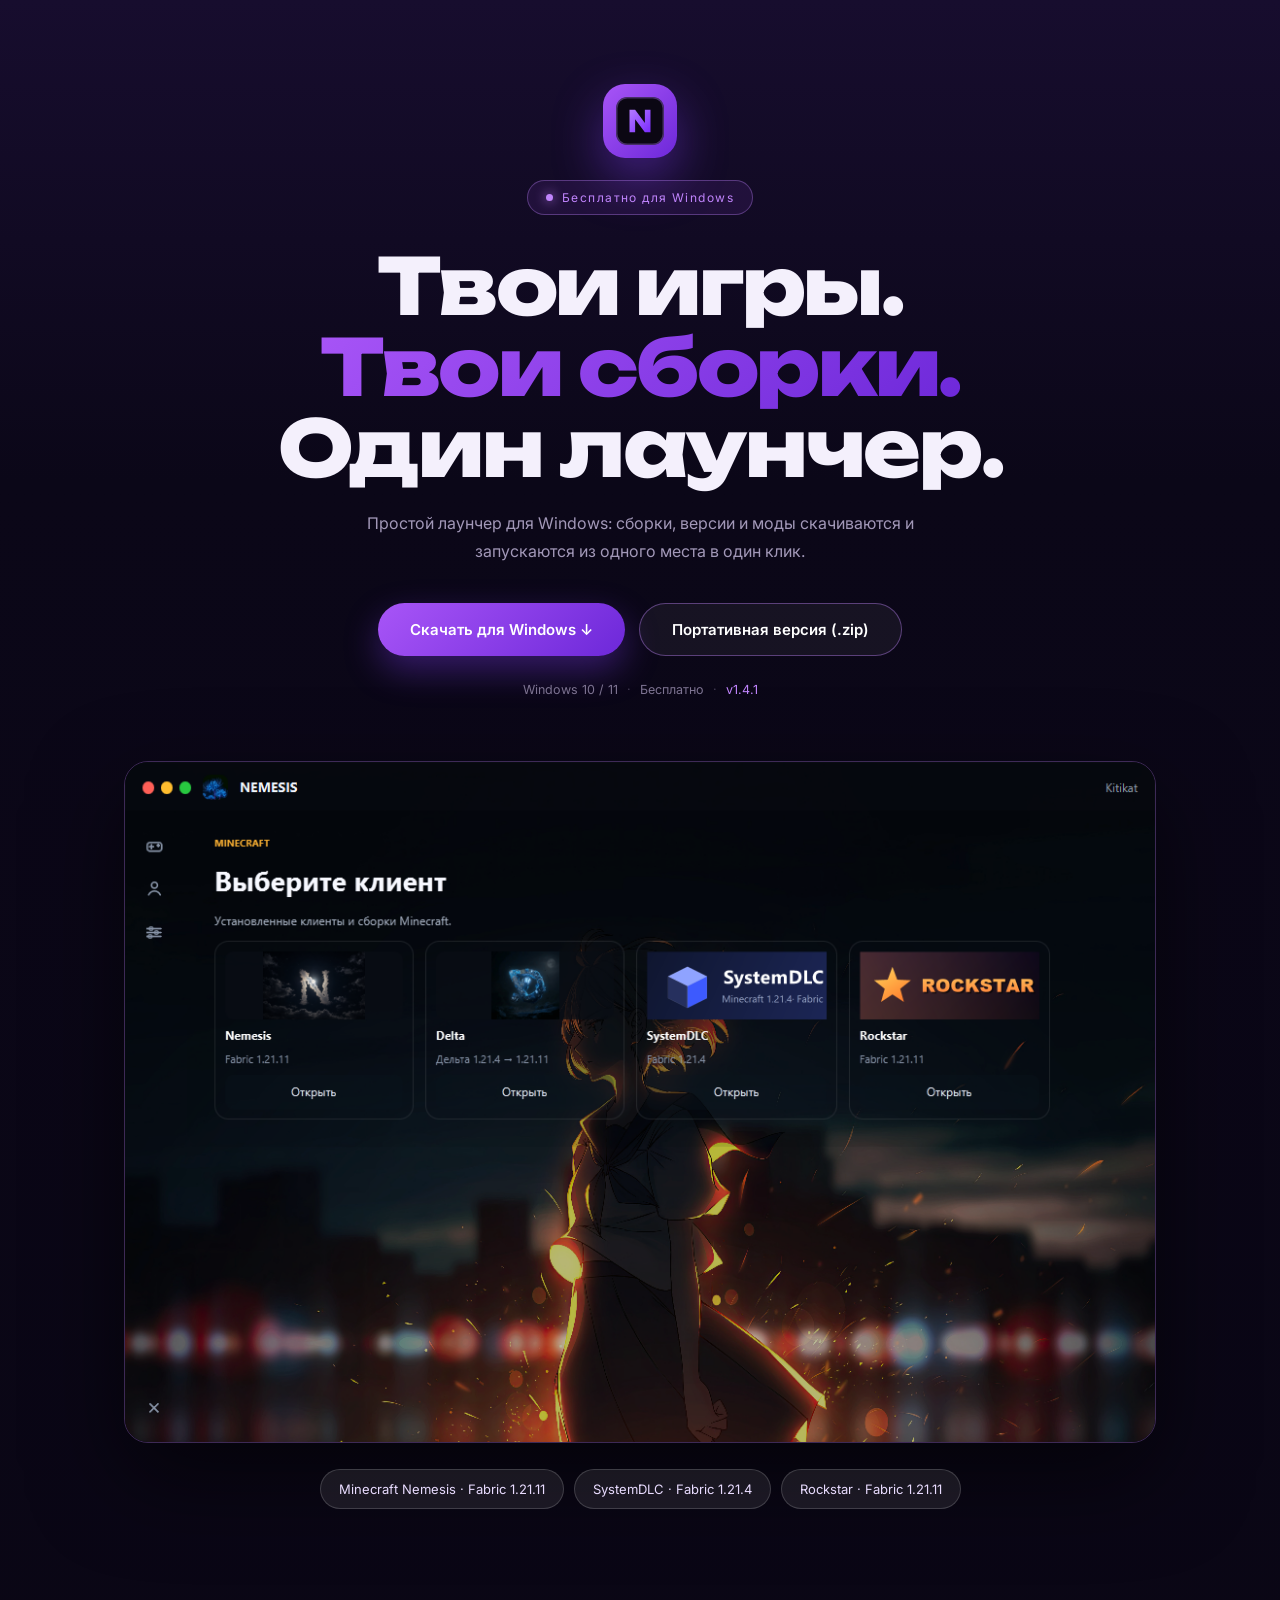
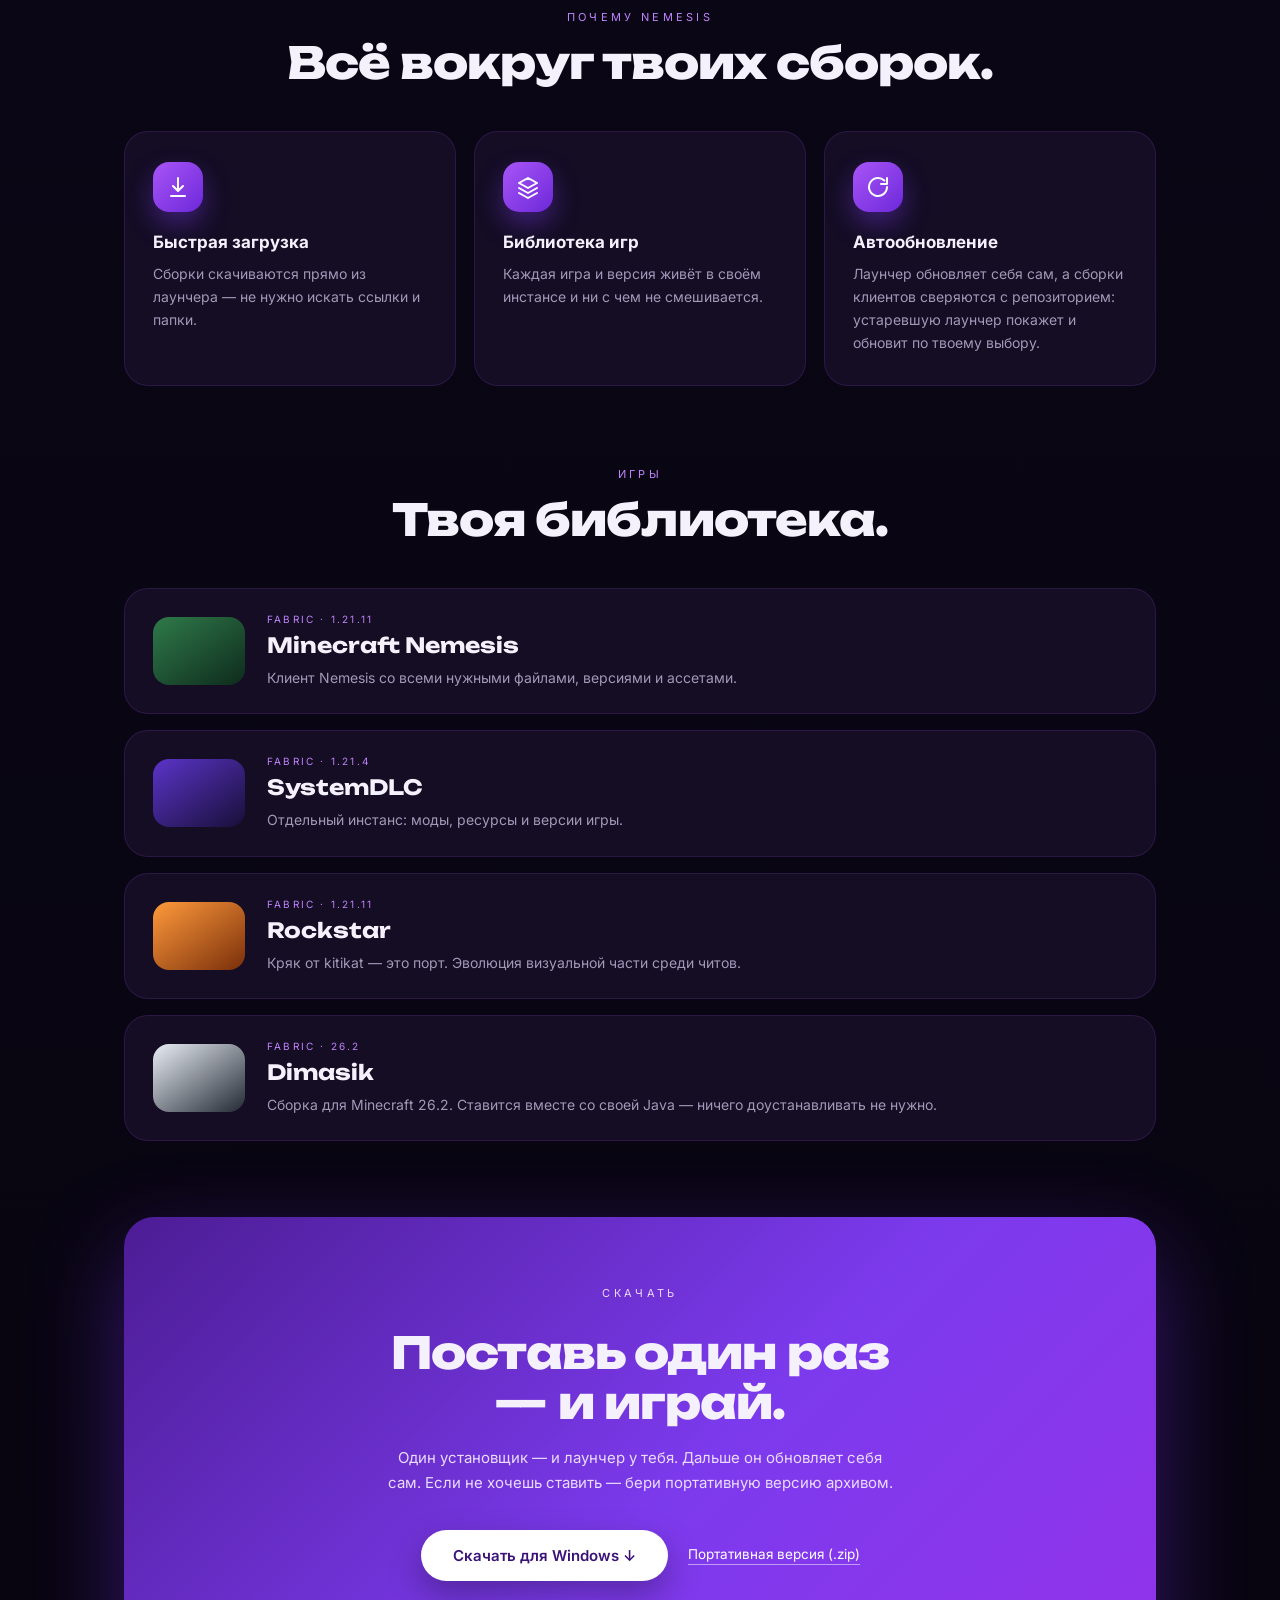
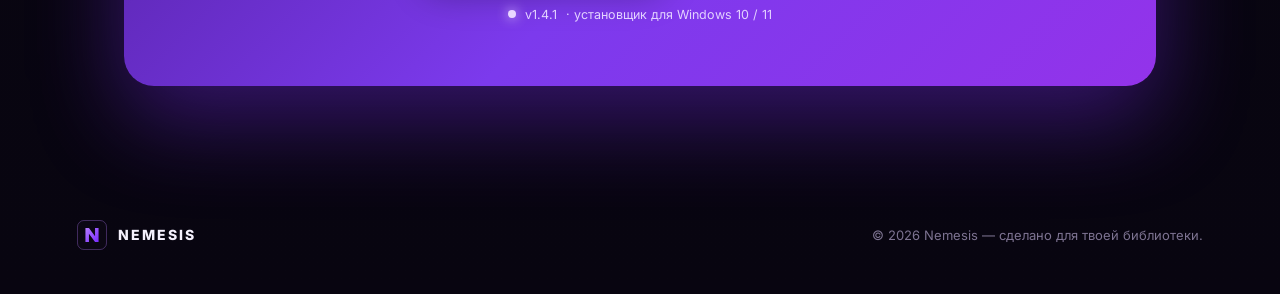
<file: index.html>
<!doctype html>
<html lang="ru">
<head>
<meta charset="utf-8">
<meta name="viewport" content="width=device-width,initial-scale=1">
<title>Nemesis Launcher — лаунчер твоих игр</title>
<meta name="description" content="Nemesis Launcher — простой лаунчер для Windows: сборки, версии и моды скачиваются и запускаются в один клик.">
<link rel="icon" type="image/svg+xml" href="assets/favicon.svg">
<link rel="stylesheet" href="assets/style.css">
</head>
<body>

<main>

<section class="hero wrap">
  <div class="hero-logo"><img src="assets/favicon.svg" alt="Nemesis"></div>
  <div class="badge"><i></i> Бесплатно для Windows</div>
  <h1>Твои игры.<br><em>Твои сборки.</em><br>Один лаунчер.</h1>
  <p class="lead">Простой лаунчер для Windows: сборки, версии и моды скачиваются и запускаются из одного места в один клик.</p>
  <div class="hero-actions">
    <a class="btn btn-lg" data-download href="https://github.com/1kitikat1/Launch/releases/latest/download/NemesisSetup.exe">Скачать для Windows ↓</a>
    <a class="btn btn-lg ghost" data-portable href="https://github.com/1kitikat1/Launch/releases/download/v1.4.1/NemesisLauncher-1.4.1.zip">Портативная версия (.zip)</a>
  </div>
  <div class="meta"><span>Windows 10 / 11</span><span class="dot">·</span><span>Бесплатно</span><span class="dot">·</span><span class="accent" data-version>v1.4.1</span></div>
</section>

<section class="showcase wrap">
  <div class="shot">
    <img src="assets/launcher.png" alt="Nemesis Launcher — выбор клиента">
  </div>
  <div class="chips">
    <span class="chip">Minecraft Nemesis · Fabric 1.21.11</span>
    <span class="chip">SystemDLC · Fabric 1.21.4</span>
    <span class="chip">Rockstar · Fabric 1.21.11</span>
  </div>
</section>

<section id="features" class="section wrap">
  <div class="section-head">
    <span class="kicker">Почему Nemesis</span>
    <h2>Всё вокруг твоих сборок.</h2>
  </div>
  <div class="features">
    <article class="feature">
      <div class="icon"><svg viewBox="0 0 24 24" fill="none" stroke="currentColor" stroke-width="2" stroke-linecap="round" stroke-linejoin="round"><path d="M12 3v12"/><path d="m7 11 5 5 5-5"/><path d="M5 21h14"/></svg></div>
      <h3>Быстрая загрузка</h3>
      <p>Сборки скачиваются прямо из лаунчера — не нужно искать ссылки и папки.</p>
    </article>
    <article class="feature">
      <div class="icon"><svg viewBox="0 0 24 24" fill="none" stroke="currentColor" stroke-width="2" stroke-linecap="round" stroke-linejoin="round"><path d="m12 3 9 5-9 5-9-5 9-5"/><path d="m3 13 9 5 9-5"/><path d="m3 18 9 5 9-5"/></svg></div>
      <h3>Библиотека игр</h3>
      <p>Каждая игра и версия живёт в своём инстансе и ни с чем не смешивается.</p>
    </article>
    <article class="feature">
      <div class="icon"><svg viewBox="0 0 24 24" fill="none" stroke="currentColor" stroke-width="2" stroke-linecap="round" stroke-linejoin="round"><path d="M21 12a9 9 0 1 1-2.64-6.36"/><path d="M21 3v6h-6"/></svg></div>
      <h3>Автообновление</h3>
      <p>Лаунчер обновляет себя сам, а сборки клиентов сверяются с репозиторием: устаревшую лаунчер покажет и обновит по твоему выбору.</p>
    </article>
  </div>
</section>

<section id="games" class="section wrap">
  <div class="section-head">
    <span class="kicker">Игры</span>
    <h2>Твоя библиотека.</h2>
  </div>
  <div class="game-list">
    <div class="game-row">
      <div class="game-art art-mc"></div>
      <div class="game-text">
        <span>FABRIC · 1.21.11</span>
        <h3>Minecraft Nemesis</h3>
        <p>Клиент Nemesis со всеми нужными файлами, версиями и ассетами.</p>
      </div>
    </div>
    <div class="game-row">
      <div class="game-art art-sd"></div>
      <div class="game-text">
        <span>FABRIC · 1.21.4</span>
        <h3>SystemDLC</h3>
        <p>Отдельный инстанс: моды, ресурсы и версии игры.</p>
      </div>
    </div>
    <div class="game-row">
      <div class="game-art art-rs"></div>
      <div class="game-text">
        <span>FABRIC · 1.21.11</span>
        <h3>Rockstar</h3>
        <p>Кряк от kitikat — это порт. Эволюция визуальной части среди читов.</p>
      </div>
    </div>
    <div class="game-row">
      <div class="game-art art-dm"></div>
      <div class="game-text">
        <span>FABRIC · 26.2</span>
        <h3>Dimasik</h3>
        <p>Сборка для Minecraft 26.2. Ставится вместе со своей Java — ничего доустанавливать не нужно.</p>
      </div>
    </div>
  </div>
</section>

<section id="download" class="section wrap">
  <div class="download-panel">
    <span class="kicker light">Скачать</span>
    <h2>Поставь один раз<br>— и играй.</h2>
    <p>Один установщик — и лаунчер у тебя. Дальше он обновляет себя сам. Если не хочешь ставить — бери портативную версию архивом.</p>
    <div class="dl-actions">
      <a class="btn btn-lg white" data-download href="https://github.com/1kitikat1/Launch/releases/latest/download/NemesisSetup.exe">Скачать для Windows ↓</a>
      <a class="dl-alt" data-portable href="https://github.com/1kitikat1/Launch/releases/download/v1.4.1/NemesisLauncher-1.4.1.zip">Портативная версия (.zip)</a>
    </div>
    <div class="dl-meta"><span class="pulse"></span><span data-version>v1.4.1</span> · установщик для Windows 10 / 11</div>
  </div>
</section>

</main>

<footer>
  <span class="brand"><img class="brand-icon" src="assets/favicon.svg" alt=""><span>NEMESIS</span></span>
  <span>© 2026 Nemesis — сделано для твоей библиотеки.</span>
</footer>

<script src="assets/app.js"></script>
</body>
</html>
</file>
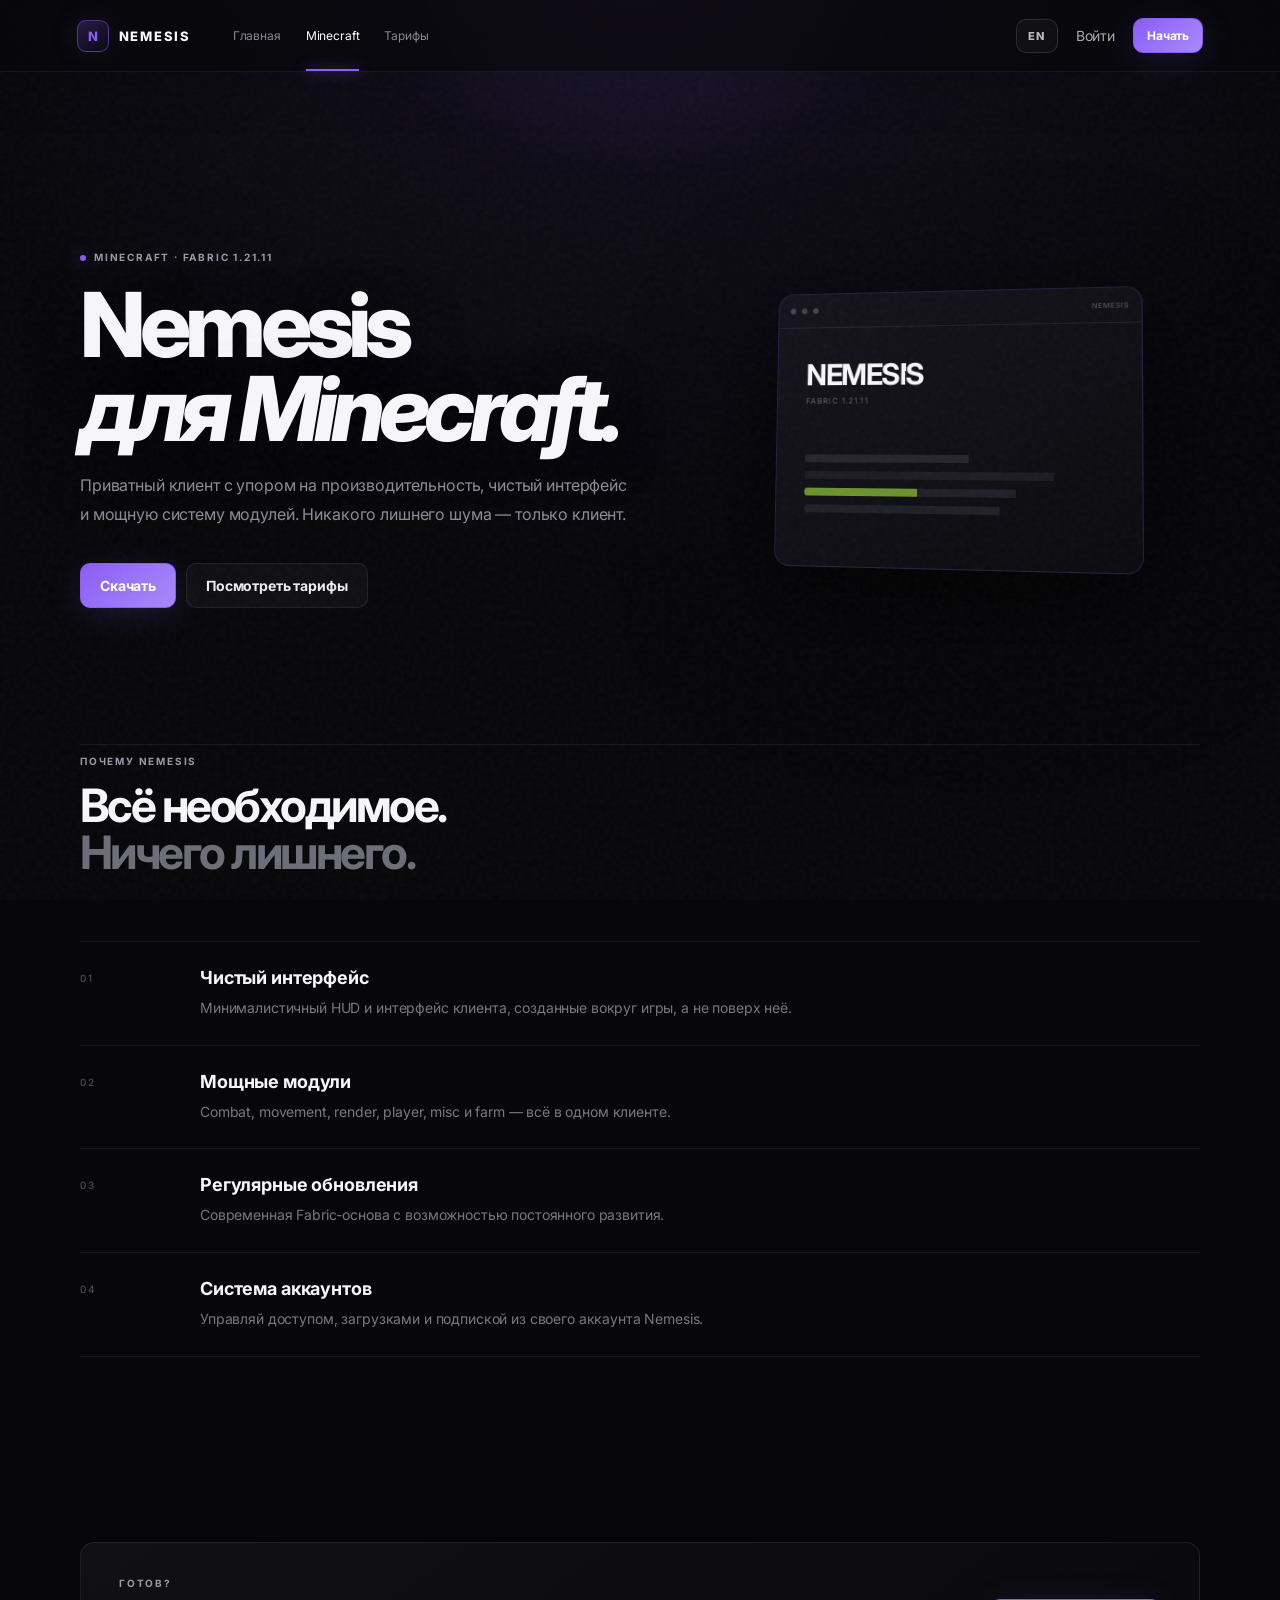
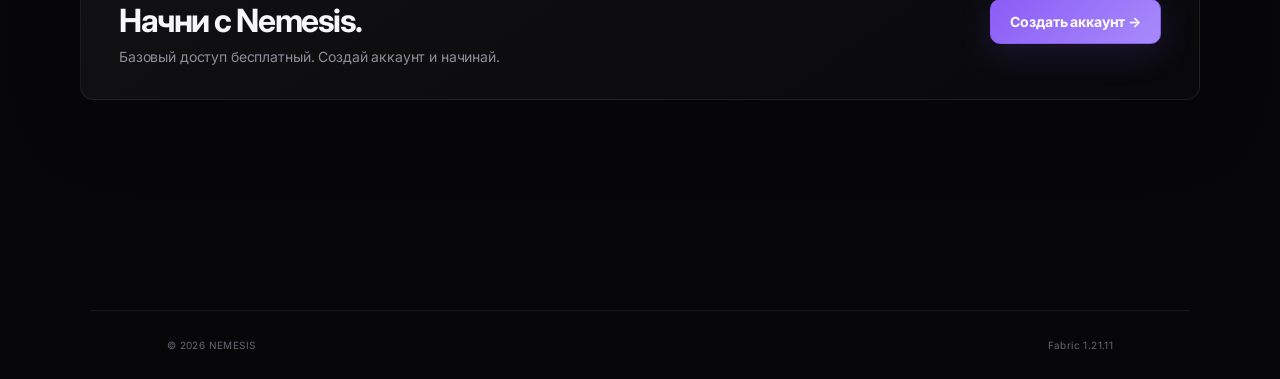
<file: minecraft/index.html>
<!doctype html>
<html lang="ru"><head><meta charset="utf-8"><meta name="viewport" content="width=device-width,initial-scale=1">
<title>Nemesis · Minecraft</title><link rel="stylesheet" href="../assets/css/main.css"></head>
<body><div class="noise"></div><div class="ambient"></div>
<header class="nav"><a class="brand" href="../"><span class="brand-mark">N</span><span>NEMESIS</span></a>
<nav><a href="../">Home</a><a class="active" href="./">Minecraft</a><a href="../pricing/">Pricing</a></nav>
<div class="nav-actions"><a class="nav-login" href="../login/">Login</a><a class="btn btn-small" href="../register/">Get started</a></div></header>

<main class="page">
<section class="product-hero">
  <div class="product-copy">
    <div class="eyebrow"><span class="dot"></span>MINECRAFT · FABRIC 1.21.11</div>
    <h1>Nemesis<br><em>for Minecraft.</em></h1>
    <p>Private client focused on performance, a clean interface and a powerful collection of modules. No unnecessary noise — just the client.</p>
    <div class="hero-actions left"><a class="btn" href="../download/Nemesis.exe" download>Скачать</a><a class="btn btn-ghost" href="../pricing/">View plans</a></div>
  </div>
  <div class="product-art">
    <div class="art-grid"></div>
    <div class="art-glow"></div>
    <div class="art-window"><div class="window-bar"><i></i><i></i><i></i><span>NEMESIS</span></div><div class="window-content"><b>NEMESIS</b><span>FABRIC 1.21.11</span><div class="fake-lines"><i></i><i></i><i></i><i></i></div></div></div>
  </div>
</section>


<section class="product-features">
  <div class="section-intro"><div class="eyebrow">WHY NEMESIS</div><h2>Everything you need.<br><em>Nothing you don't.</em></h2></div>
  <div class="feature-list">
    <article><span>01</span><div><h3>Clean interface</h3><p>Minimal HUD and client UI designed around the game instead of covering it.</p></div></article>
    <article><span>02</span><div><h3>Powerful modules</h3><p>Combat, movement, render, player, misc and farm modules in one client.</p></div></article>
    <article><span>03</span><div><h3>Frequent updates</h3><p>Built around a modern Fabric stack with room for continuous development.</p></div></article>
    <article><span>04</span><div><h3>Account system</h3><p>Manage your access, downloads and subscription from your Nemesis account.</p></div></article>
  </div>
</section>

<section class="cta"><div><div class="eyebrow">READY?</div><h2>Start with Nemesis.</h2><p>The base access is free. Create an account and get started.</p></div><a class="btn" href="../register/">Create account →</a></section>
</main>
<footer><span>© 2026 NEMESIS</span><span>Fabric 1.21.11</span></footer>
<script type="module" src="../assets/js/app.js"></script></body></html>
</file>
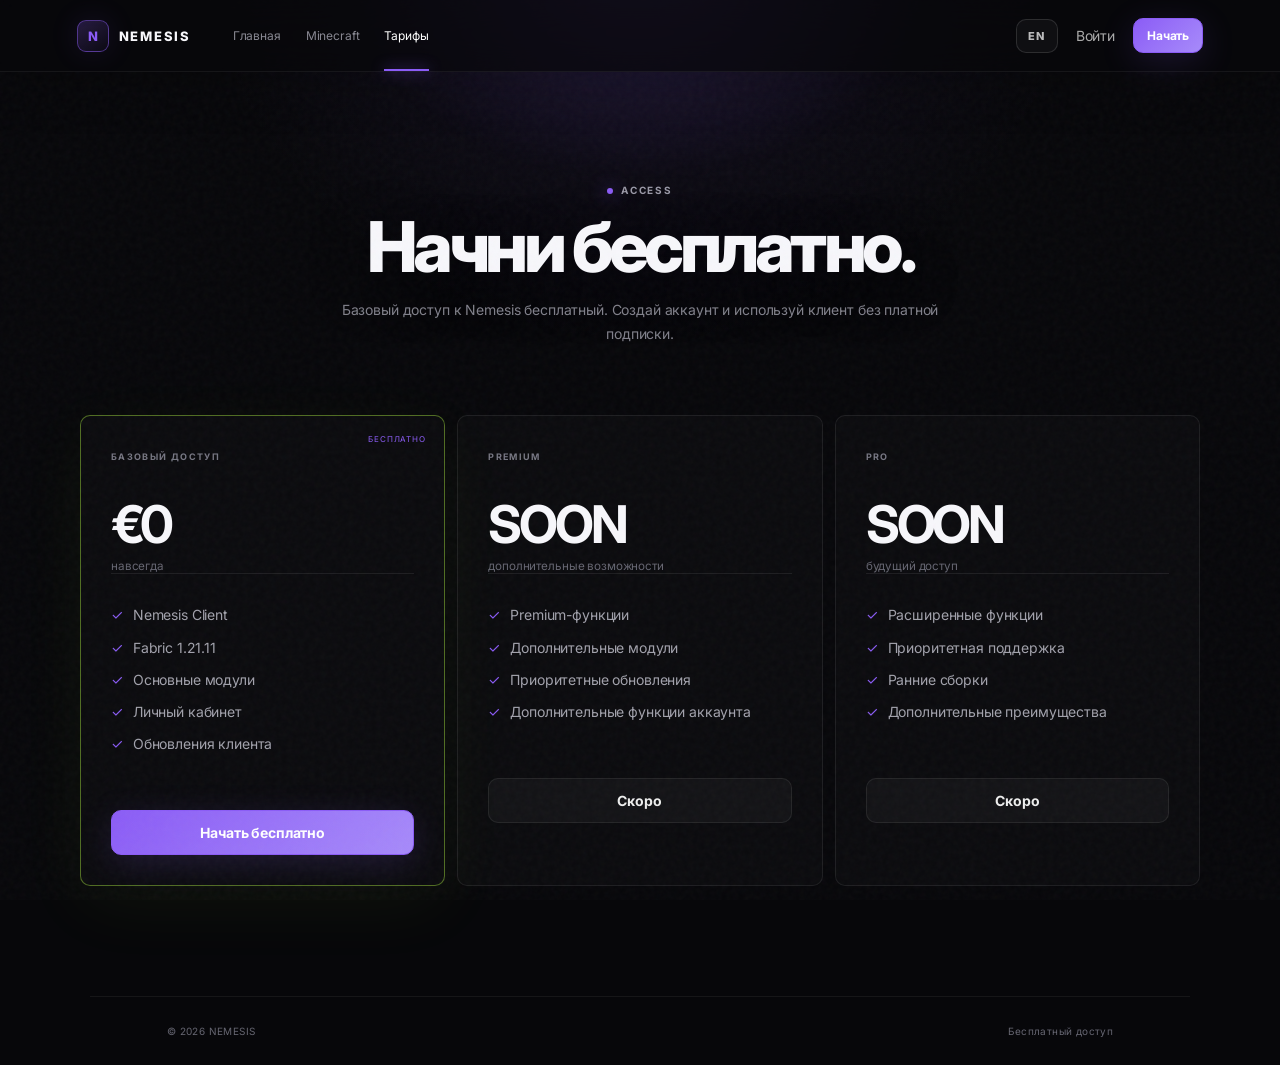
<file: pricing/index.html>
<!doctype html>
<html lang="ru"><head><meta charset="utf-8"><meta name="viewport" content="width=device-width,initial-scale=1"><title>Nemesis · Pricing</title><link rel="stylesheet" href="../assets/css/main.css"></head>
<body><div class="noise"></div><div class="ambient"></div>
<header class="nav"><a class="brand" href="../"><span class="brand-mark">N</span><span>NEMESIS</span></a><nav><a href="../">Home</a><a href="../minecraft/">Minecraft</a><a class="active" href="./">Pricing</a></nav><div class="nav-actions"><a class="nav-login" href="../login/">Login</a><a class="btn btn-small" href="../register/">Get started</a></div></header>
<main class="page">
<section class="center-head"><div class="eyebrow"><span class="dot"></span>ACCESS</div><h1>Start for free.</h1><p>Nemesis base access is free. Create your account and use the client without a paid subscription.</p></section>
<section class="plans">
<article class="plan featured free-plan"><div class="popular">FREE</div><span>BASE ACCESS</span><h2>€0</h2><small>forever</small><ul><li>Nemesis Client</li><li>Fabric 1.21.11</li><li>Core modules</li><li>Account dashboard</li><li>Client updates</li></ul><a class="btn" href="../register/">Get started free</a></article>
<article class="plan"><span>PREMIUM</span><h2>SOON</h2><small>optional upgrades</small><ul><li>Premium features</li><li>Additional modules</li><li>Priority updates</li><li>Extra account features</li></ul><button class="btn btn-ghost" disabled>Coming soon</button></article>
<article class="plan"><span>PRO</span><h2>SOON</h2><small>future access</small><ul><li>Advanced features</li><li>Priority support</li><li>Early builds</li><li>Additional benefits</li></ul><button class="btn btn-ghost" disabled>Coming soon</button></article>
</section></main>
<footer><span>© 2026 NEMESIS</span><span>Free access</span></footer><script type="module" src="../assets/js/app.js"></script></body></html>
</file>
<file: assets/style.css>
@import url('https://fonts.googleapis.com/css2?family=Unbounded:wght@700;800&family=Inter:wght@400;500;600;700&display=swap');

:root{
  --bg:#080510;
  --panel:#140d24;
  --line:rgba(168,85,247,.16);
  --text:#f4f0fc;
  --muted:#a298b8;
  --acc:#8b5cf6;
  --acc-2:#c084fc;
  --grad:linear-gradient(135deg,#a855f7,#6d28d9);
}

*{box-sizing:border-box}
html{scroll-behavior:smooth}
body{
  margin:0;color:var(--text);font-family:Inter,sans-serif;
  background:linear-gradient(180deg,#170d2e 0,#0b0718 480px,var(--bg) 100%);
  -webkit-font-smoothing:antialiased;
}
a{color:inherit}
img{display:block}
.wrap{max-width:1080px;margin:0 auto;padding-left:24px;padding-right:24px}

/* ---------- buttons ---------- */
.btn{
  display:inline-flex;align-items:center;gap:9px;
  background:var(--grad);color:#fff;text-decoration:none;
  font-weight:600;font-size:14px;line-height:1;
  padding:15px 26px;border-radius:999px;border:0;
  box-shadow:0 14px 34px rgba(124,58,237,.38);
  transition:.2s;
}
.btn:hover{transform:translateY(-2px);box-shadow:0 18px 44px rgba(124,58,237,.5)}
.btn-lg{padding:18px 32px;font-size:15px}
.btn.ghost{background:rgba(255,255,255,.05);border:1px solid rgba(192,132,252,.4);box-shadow:none}
.btn.ghost:hover{background:rgba(168,85,247,.14);box-shadow:none}
.btn.white{background:#fff;color:#3b1278;box-shadow:0 14px 34px rgba(0,0,0,.3)}
.btn.white:hover{background:#f3e9ff}

/* ---------- hero ---------- */
.hero{padding-top:84px;padding-bottom:64px;text-align:center}
.hero-logo img{
  width:74px;height:74px;margin:0 auto 22px;
  border-radius:22px;padding:13px;
  background:var(--grad);
  box-shadow:0 20px 50px rgba(124,58,237,.45);
}
.badge{
  display:inline-flex;align-items:center;gap:9px;
  font-size:12px;letter-spacing:.12em;color:var(--acc-2);
  border:1px solid rgba(192,132,252,.35);border-radius:999px;
  padding:9px 18px;background:rgba(168,85,247,.1);
}
.badge i{width:7px;height:7px;border-radius:50%;background:var(--acc-2);box-shadow:0 0 12px var(--acc-2)}
.hero h1{
  font-family:Unbounded,Manrope,sans-serif;font-weight:800;
  font-size:clamp(40px,6.5vw,78px);line-height:1.04;letter-spacing:-.03em;
  margin:30px 0 22px;
}
.hero h1 em{font-style:normal;background:var(--grad);-webkit-background-clip:text;background-clip:text;color:transparent}
.lead{max-width:560px;margin:0 auto;color:var(--muted);font-size:16px;line-height:1.7}
.hero-actions{display:flex;gap:14px;justify-content:center;margin-top:38px;flex-wrap:wrap}
.meta{display:flex;gap:9px;justify-content:center;margin-top:26px;color:#7d7391;font-size:12.5px}
.meta .accent{color:var(--acc-2)}
.dot{opacity:.5}

/* ---------- screenshot ---------- */
.showcase{padding-bottom:20px}
.shot{
  border-radius:24px;overflow:hidden;
  border:1px solid rgba(192,132,252,.28);
  box-shadow:0 34px 90px rgba(0,0,0,.55);
}
.shot img{display:block;width:100%;height:auto}
.chips{display:flex;gap:10px;justify-content:center;flex-wrap:wrap;margin-top:26px}
.chip{
  font-size:13px;color:#e9dcff;
  background:rgba(255,255,255,.08);border:1px solid rgba(255,255,255,.16);
  padding:11px 18px;border-radius:999px;
}

/* ---------- sections ---------- */
.section{padding-top:76px}
.section-head{text-align:center;margin-bottom:44px}
.kicker{
  display:inline-block;font-size:11px;letter-spacing:.3em;text-transform:uppercase;
  color:var(--acc-2);margin-bottom:14px;
}
.kicker.light{color:#ecd9ff}
.section-head h2,.download-panel h2{
  font-family:Unbounded,Manrope,sans-serif;font-weight:800;
  font-size:clamp(28px,4vw,44px);letter-spacing:-.02em;line-height:1.12;margin:0;
}

/* ---------- features ---------- */
.features{display:grid;grid-template-columns:repeat(auto-fit,minmax(260px,1fr));gap:18px}
.feature{
  background:var(--panel);border:1px solid var(--line);border-radius:24px;
  padding:30px 28px;transition:.25s;
}
.feature:hover{border-color:rgba(192,132,252,.5);transform:translateY(-4px);box-shadow:0 22px 50px rgba(0,0,0,.4)}
.feature .icon{
  width:50px;height:50px;border-radius:16px;
  background:var(--grad);
  display:flex;align-items:center;justify-content:center;
  color:#fff;margin-bottom:20px;
  box-shadow:0 12px 26px rgba(124,58,237,.4);
}
.feature .icon svg{width:24px;height:24px}
.feature h3{font-size:17px;margin:0 0 10px}
.feature p{margin:0;color:var(--muted);font-size:14px;line-height:1.65}

/* ---------- games ---------- */
.game-list{display:flex;flex-direction:column;gap:16px}
.game-row{
  display:flex;align-items:center;gap:22px;
  background:var(--panel);border:1px solid var(--line);border-radius:24px;
  padding:24px 28px;transition:.25s;
}
.game-row:hover{border-color:rgba(192,132,252,.5);transform:translateX(6px)}
.game-art{width:92px;height:68px;border-radius:16px;flex:none}
.art-mc{background:linear-gradient(145deg,#2f7a4a,#0e2b1c)}
.art-sd{background:linear-gradient(145deg,#5b34c9,#180f38)}
.art-rs{background:linear-gradient(145deg,#ff9a3c,#7a2f0a)}
.art-dm{background:linear-gradient(145deg,#e9eef6,#242a34)}
.game-text{display:flex;flex-direction:column;gap:5px}
.game-text span{font-size:10px;letter-spacing:.22em;color:var(--acc-2)}
.game-text h3{font-family:Unbounded,Manrope,sans-serif;font-weight:700;font-size:21px;margin:2px 0 4px}
.game-text p{margin:0;color:var(--muted);font-size:14px;line-height:1.6}
.soon-tag{
  margin-left:auto;font-size:11px;letter-spacing:.16em;text-transform:uppercase;font-weight:600;
  color:#e9dcff;background:rgba(255,255,255,.08);border:1px solid rgba(255,255,255,.18);
  padding:9px 16px;border-radius:999px;
}

/* ---------- download ---------- */
.download-panel{
  border-radius:30px;padding:64px 56px;text-align:center;
  background:linear-gradient(135deg,#4c1d95 0%,#7c3aed 55%,#9333ea 100%);
  box-shadow:0 34px 90px rgba(109,40,217,.45);
}
.download-panel h2{margin:14px 0 18px}
.download-panel p{max-width:520px;margin:0 auto;color:#eadcff;font-size:15px;line-height:1.7}
.dl-actions{display:flex;gap:20px;justify-content:center;align-items:center;flex-wrap:wrap;margin-top:34px}
.dl-alt{
  font-size:13.5px;color:#fff;text-decoration:none;
  border-bottom:1px solid rgba(255,255,255,.5);padding-bottom:2px;transition:.2s;
}
.dl-alt:hover{border-color:#fff;opacity:.85}
.dl-meta{
  display:flex;align-items:center;justify-content:center;gap:9px;
  margin-top:26px;font-size:12.5px;color:#e3d2ff;
}
.pulse{width:8px;height:8px;border-radius:50%;background:#e9d7ff;box-shadow:0 0 12px #e9d7ff;animation:pulse 1.8s ease-in-out infinite}
@keyframes pulse{0%,100%{opacity:1}50%{opacity:.35}}

/* ---------- footer ---------- */
footer{
  margin-top:90px;padding:44px 6%;
  display:flex;justify-content:space-between;align-items:center;gap:16px;flex-wrap:wrap;
  color:#7d7391;font-size:13px;
}
.brand{display:flex;align-items:center;gap:11px;font-weight:800;letter-spacing:.14em;font-size:14px;color:var(--text)}
.brand-icon{width:30px;height:30px}

/* ---------- reveal ---------- */
.reveal{opacity:0;transform:translateY(24px);transition:opacity .7s ease,transform .7s cubic-bezier(.2,.8,.2,1)}
.reveal.visible{opacity:1;transform:none}

/* ---------- responsive ---------- */
@media (max-width:760px){
  .hero{padding-top:56px}
  .cover{padding:48px 22px 40px}
  .download-panel{padding:44px 26px}
  .game-row{flex-direction:column;align-items:flex-start;gap:16px}
  .soon-tag{margin-left:0}
  footer{flex-direction:column;text-align:center}
}
</file>
<file: assets/css/main.css>
@import url('https://fonts.googleapis.com/css2?family=Inter:wght@400;500;600;700;800&display=swap');
:root{--bg:#08080b;--panel:#0e0e13;--panel2:#121219;--line:rgba(255,255,255,.08);--text:#f5f5f7;--muted:#8b8b96;--accent:#8b5cf6;--accent2:#a78bfa}
*{box-sizing:border-box}html{scroll-behavior:smooth}body{margin:0;background:var(--bg);color:var(--text);font:14px Inter,Arial,sans-serif;min-height:100vh}a{text-decoration:none;color:inherit}button,input{font:inherit}.noise{position:fixed;inset:0;pointer-events:none;opacity:.035;background-image:url("data:image/svg+xml,%3Csvg viewBox='0 0 180 180' xmlns='http://www.w3.org/2000/svg'%3E%3Cfilter id='n'%3E%3CfeTurbulence type='fractalNoise' baseFrequency='.9' numOctaves='4' stitchTiles='stitch'/%3E%3C/filter%3E%3Crect width='100%25' height='100%25' filter='url(%23n)'/%3E%3C/svg%3E");z-index:5}.ambient{position:fixed;width:650px;height:450px;left:50%;top:-250px;transform:translateX(-50%);background:radial-gradient(ellipse,rgba(139,92,246,.14),transparent 65%);pointer-events:none}.nav{height:76px;padding:0 clamp(22px,5vw,72px);display:flex;align-items:center;gap:50px;border-bottom:1px solid var(--line);position:relative;z-index:10;background:rgba(8,8,11,.65);backdrop-filter:blur(18px)}.brand{display:flex;align-items:center;gap:10px;font-weight:800;letter-spacing:.13em;font-size:13px}.brand-mark{width:30px;height:30px;display:grid;place-items:center;border:1px solid rgba(139,92,246,.5);background:rgba(139,92,246,.08);color:var(--accent);font-weight:800;letter-spacing:0}.nav nav{display:flex;gap:28px;color:#888892}.nav nav a{padding:29px 0;position:relative}.nav nav a.active,.nav nav a:hover{color:#fff}.nav nav a.active:after{content:"";position:absolute;bottom:-1px;left:0;right:0;height:1px;background:var(--accent)}.nav-actions{margin-left:auto;display:flex;align-items:center;gap:18px}.nav-login{color:#aaa}.btn{display:inline-flex;align-items:center;justify-content:center;gap:10px;background:var(--accent);color:#0a0b07;border:1px solid var(--accent);padding:13px 19px;font-weight:700;border-radius:7px;cursor:pointer;transition:.2s}.btn:hover{background:#a78bfa;transform:translateY(-1px);box-shadow:0 8px 30px rgba(139,92,246,.18)}.btn-small{padding:9px 13px;font-size:12px}.btn-ghost{background:rgba(255,255,255,.025);border-color:var(--line);color:#eee}.btn-ghost:hover{background:rgba(255,255,255,.06);box-shadow:none}.hero{max-width:1100px;margin:0 auto;padding:145px 30px 100px;text-align:center}.eyebrow{font-size:10px;letter-spacing:.18em;color:#9b9ba5;font-weight:700}.dot{display:inline-block;width:6px;height:6px;border-radius:50%;background:var(--accent);margin-right:8px;box-shadow:0 0 12px var(--accent)}h1{font-size:clamp(55px,8vw,104px);line-height:.94;letter-spacing:-.065em;margin:25px 0 28px;font-weight:800}.hero h1 em,.split-hero h1 em{font-style:normal;color:#7d7d87}.hero-copy{max-width:610px;margin:0 auto;color:#92929c;font-size:16px;line-height:1.8}.hero-actions{display:flex;justify-content:center;gap:10px;margin-top:34px}.hero-stats{display:grid;grid-template-columns:repeat(4,1fr);max-width:780px;margin:90px auto 0;border:1px solid var(--line);background:rgba(255,255,255,.015)}.hero-stats div{padding:24px;border-right:1px solid var(--line)}.hero-stats div:last-child{border:0}.hero-stats b{display:block;font-size:17px}.hero-stats span{display:block;color:#696973;font-size:9px;letter-spacing:.16em;margin-top:7px}.feature-grid{max-width:1100px;margin:0 auto 100px;padding:0 30px;display:grid;grid-template-columns:1.4fr 1fr;gap:12px}.feature{min-height:270px;border:1px solid var(--line);background:linear-gradient(145deg,rgba(255,255,255,.035),rgba(255,255,255,.012));padding:30px;position:relative;border-radius:10px}.feature-wide{grid-row:span 2;min-height:552px}.feature-icon{font-size:20px;color:var(--accent);display:block;margin-bottom:75px}.feature small{color:#666672;letter-spacing:.14em;font-size:9px;font-weight:700}.feature h2{font-size:26px;letter-spacing:-.04em;margin:11px 0}.feature p{color:#858590;line-height:1.7;max-width:500px}.feature a{position:absolute;bottom:28px;color:var(--accent);font-size:12px}.page{max-width:1180px;margin:auto;padding:90px 30px 110px}.split-hero{display:grid;grid-template-columns:1.4fr .6fr;gap:80px;align-items:center;padding:40px 0 130px}.split-hero h1{font-size:clamp(52px,7vw,88px)}.split-hero .hero-copy{margin:0;max-width:600px}.split-hero .hero-actions{justify-content:flex-start}.version-card{border:1px solid var(--line);background:linear-gradient(145deg,#111117,#0b0b0e);padding:28px;border-radius:10px;box-shadow:0 25px 80px rgba(0,0,0,.3)}.card-top,.status-row{display:flex;justify-content:space-between;align-items:center}.card-top,.card-label{font-size:9px;letter-spacing:.15em;color:#666672;font-weight:700}.live{color:var(--accent)!important}.version-card strong{display:block;font-size:50px;letter-spacing:-.06em;margin:45px 0 4px}.version-card>span{color:#777782}.card-line{height:1px;background:var(--line);margin:30px 0}.mini-stats{display:flex;gap:35px}.mini-stats b{font-size:18px}.mini-stats small{display:block;color:#666672;font-size:8px;letter-spacing:.12em;margin-top:5px}.section-head{display:flex;justify-content:space-between;align-items:end;margin-bottom:22px}.section-head h2{font-size:28px;letter-spacing:-.04em;margin:8px 0 0}.muted{color:#666672}.gui-section{border-top:1px solid var(--line);padding-top:70px}.clickgui{min-height:650px;border:1px solid var(--line);border-radius:10px;overflow:hidden;display:grid;grid-template-columns:210px 1fr 230px;background:#0a0a0e;box-shadow:0 30px 100px rgba(0,0,0,.35)}.gui-side{padding:18px 12px;border-right:1px solid var(--line);background:#0d0d12}.gui-logo{display:flex;align-items:center;gap:10px;padding:7px 8px 25px}.gui-logo b{display:block;font-size:10px;letter-spacing:.12em}.gui-logo small{font-size:8px;color:#666672}.cat{width:100%;border:0;background:transparent;color:#777783;text-align:left;padding:11px 12px;border-radius:6px;display:flex;gap:11px;align-items:center;cursor:pointer}.cat:hover,.cat.active{background:rgba(255,255,255,.055);color:#fff}.cat.active{box-shadow:inset 2px 0 var(--accent);color:var(--accent)}.gui-mods{padding:22px}.gui-title{display:flex;align-items:end;justify-content:space-between;margin-bottom:16px}.gui-title span,.gui-settings>span{font-size:8px;letter-spacing:.16em;color:#666672;font-weight:700}.gui-title h3,.gui-settings h3{margin:6px 0 0;font-size:20px}.gui-title input{width:190px;background:#111118;border:1px solid var(--line);outline:0;border-radius:6px;padding:10px 12px;color:#eee;font-size:11px}.module-row{width:100%;border:1px solid transparent;background:rgba(255,255,255,.025);color:#d9d9df;margin-bottom:5px;padding:12px;border-radius:6px;display:flex;justify-content:space-between;align-items:center;cursor:pointer}.module-row:hover{border-color:var(--line);background:rgba(255,255,255,.045)}.module-row span:first-child{display:flex;align-items:center;gap:9px}.module-row i{width:5px;height:5px;border-radius:50%;background:#555}.switch{width:25px;height:14px;border-radius:20px;background:#27272d;padding:2px;display:flex}.switch b{width:10px;height:10px;border-radius:50%;background:#777;transition:.2s}.switch.on{background:rgba(183,255,66,.22)}.switch.on b{margin-left:11px;background:var(--accent)}.gui-settings{border-left:1px solid var(--line);padding:24px;background:#0d0d12}.setting-card{border-top:1px solid var(--line);padding:18px 0;margin-top:18px}.setting-card b{font-size:11px}.setting-card p{font-size:10px;color:#666672}.center-head{text-align:center;max-width:650px;margin:30px auto 70px}.center-head h1{font-size:70px;margin:18px 0}.center-head p{color:#81818b;line-height:1.7}.plans{display:grid;grid-template-columns:repeat(3,1fr);gap:12px}.plan{border:1px solid var(--line);border-radius:10px;background:rgba(255,255,255,.018);padding:30px;position:relative}.plan.featured{border-color:rgba(183,255,66,.4);box-shadow:0 20px 70px rgba(183,255,66,.05)}.popular{position:absolute;right:18px;top:18px;font-size:8px;color:var(--accent);letter-spacing:.12em}.plan>span{font-size:9px;letter-spacing:.15em;color:#777783;font-weight:700}.plan h2{font-size:52px;letter-spacing:-.06em;margin:30px 0 0}.plan>small{color:#666672}.plan ul{list-style:none;padding:25px 0;margin:0 0 25px;border-top:1px solid var(--line);line-height:2.3;color:#a2a2ac}.plan li:before{content:"✓";color:var(--accent);margin-right:10px}.plan .btn{width:100%}.auth-page{display:grid;place-items:center;min-height:100vh}.auth-brand{position:fixed;top:30px;left:35px}.auth-wrap{width:min(440px,calc(100% - 35px))}.auth-box{border:1px solid var(--line);background:rgba(15,15,20,.85);backdrop-filter:blur(20px);padding:38px;border-radius:10px}.auth-box h1{font-size:46px;margin:14px 0}.auth-box>p{color:#777782;line-height:1.6;margin-bottom:30px}.auth-box form{display:grid;gap:17px}.auth-box label{font-size:10px;color:#777782;letter-spacing:.08em}.auth-box input{display:block;width:100%;margin-top:8px;background:#0a0a0e;border:1px solid var(--line);color:#fff;padding:13px;border-radius:6px;outline:0}.auth-box input:focus{border-color:rgba(183,255,66,.45)}.full{width:100%;margin-top:5px}.form-message{min-height:17px;font-size:11px}.form-message.error{color:#ff7e7e}.form-message.success{color:var(--accent)}.auth-foot{text-align:center;color:#666672;font-size:11px;margin-top:25px}.auth-foot a,.text-link{color:var(--accent)}.dashboard .dash-head{display:flex;justify-content:space-between;align-items:end;margin-bottom:35px}.dashboard h1{font-size:52px;margin:15px 0 0}.dash-grid{display:grid;grid-template-columns:1.4fr 1fr 1fr;gap:12px}.dash-card,.profile-card{border:1px solid var(--line);background:rgba(255,255,255,.018);padding:25px;border-radius:9px;min-height:190px}.dash-card strong{font-size:21px;display:block;margin:25px 0 8px}.dash-card p{color:#70707a;font-size:12px;line-height:1.6}.pill{font-size:9px;color:#777;padding:5px 8px;border:1px solid var(--line);border-radius:20px}.activity{margin-top:60px}.activity h2,.profile-card h2{font-size:23px;letter-spacing:-.03em}.overview-list{border-top:1px solid var(--line)}.overview-list div,.detail-grid>div{display:flex;justify-content:space-between;padding:18px 0;border-bottom:1px solid var(--line)}.overview-list span,.detail-grid span{color:#666672}.overview-list b,.detail-grid b{font-weight:500}.profile-head{display:flex;align-items:center;gap:20px;margin-bottom:45px}.profile-head h1{font-size:52px;margin:10px 0}.avatar{width:62px;height:62px;display:grid;place-items:center;border:1px solid rgba(183,255,66,.35);background:rgba(139,92,246,.08);color:var(--accent);font-size:22px;font-weight:800;border-radius:8px}.detail-grid{display:grid;grid-template-columns:1fr 1fr;gap:0 40px}.detail-grid code,.dash-card code{font-size:10px;color:#999}.error-page{min-height:100vh;display:grid;place-content:center;text-align:center}.error-page h1{font-size:100px;margin:30px 0 10px}.error-page p{color:#777782;margin-bottom:30px}footer{max-width:1100px;margin:auto;border-top:1px solid var(--line);padding:24px 30px 35px;display:flex;justify-content:space-between;color:#4f4f58;font-size:10px;letter-spacing:.04em}
@media(max-width:800px){.nav{gap:18px;padding:0 18px}.nav nav{gap:13px}.nav nav a{padding:29px 0}.nav-login{display:none}.hero{padding-top:100px}.hero-stats{grid-template-columns:1fr 1fr}.hero-stats div:nth-child(2){border-right:0}.feature-grid,.split-hero,.plans,.dash-grid{grid-template-columns:1fr}.feature-wide{grid-row:auto;min-height:350px}.clickgui{grid-template-columns:150px 1fr}.gui-settings{display:none}.gui-title{display:block}.gui-title input{width:100%;margin-top:15px}.page{padding:60px 18px}.split-hero{gap:40px}.center-head h1{font-size:55px}.detail-grid{grid-template-columns:1fr}.dashboard .dash-head{display:block}.auth-box{padding:28px}}

/* V2 editorial / product styling */
.landing{max-width:1180px;margin:auto;padding:120px 30px 85px;display:grid;grid-template-columns:1.05fr .95fr;gap:70px;align-items:center;min-height:650px}.landing-copy h1{font-size:clamp(58px,7.2vw,96px);margin:22px 0}.landing-copy>p{max-width:570px;color:#8d8d97;font-size:16px;line-height:1.8}.hero-actions.left{justify-content:flex-start}.hero-visual{height:480px;display:grid;place-items:center;position:relative}.visual-orbit{position:absolute;width:380px;height:380px;border:1px solid rgba(183,255,66,.14);border-radius:50%;box-shadow:0 0 100px rgba(183,255,66,.06)}.visual-orbit:before,.visual-orbit:after{content:"";position:absolute;border:1px solid rgba(255,255,255,.05);border-radius:50%;inset:45px;transform:rotate(35deg) scaleX(1.8)}.visual-orbit:after{inset:85px;transform:rotate(-40deg) scaleX(1.5)}.visual-card{width:330px;height:260px;border:1px solid rgba(255,255,255,.1);background:linear-gradient(145deg,rgba(25,25,31,.95),rgba(10,10,13,.95));border-radius:12px;padding:25px;position:relative;z-index:2;box-shadow:0 35px 100px rgba(0,0,0,.55),0 0 70px rgba(183,255,66,.06);transform:rotate(-3deg)}.visual-label{font-size:9px;letter-spacing:.2em;color:#777780}.visual-card strong{display:block;font-size:55px;letter-spacing:-.07em;margin-top:52px}.visual-card small{font-size:9px;letter-spacing:.14em;color:#666670}.visual-meter{height:2px;background:#22232a;margin-top:30px}.visual-meter i{display:block;width:64%;height:100%;background:var(--accent);box-shadow:0 0 12px rgba(183,255,66,.6)}.visual-bottom{display:flex;justify-content:space-between;font-size:8px;color:#666670;letter-spacing:.12em;margin-top:14px}.editorial{max-width:1180px;margin:0 auto;padding:105px 30px}.section-intro h2{font-size:clamp(38px,5vw,62px);letter-spacing:-.055em;line-height:1.02;margin:15px 0 65px}.section-intro h2 em{font-style:normal;color:#6d6d77}.feature-list{border-top:1px solid var(--line)}.feature-list article{display:grid;grid-template-columns:100px 1fr;gap:20px;padding:28px 0;border-bottom:1px solid var(--line)}.feature-list article>span{color:#55555f;font-size:10px;letter-spacing:.15em;padding-top:5px}.feature-list h3{font-size:18px;margin:0 0 8px}.feature-list p{color:#777781;line-height:1.7;margin:0;max-width:650px}.cta{max-width:1180px;margin:0 auto 100px;padding:55px 45px;border:1px solid var(--line);background:linear-gradient(110deg,rgba(183,255,66,.07),rgba(255,255,255,.015));border-radius:10px;display:flex;justify-content:space-between;align-items:center;gap:30px}.cta h2{font-size:36px;letter-spacing:-.05em;margin:12px 0 8px}.cta p{color:#777781;margin:0}.product-hero{display:grid;grid-template-columns:1fr .9fr;gap:80px;align-items:center;padding:60px 0 100px}.product-copy h1{font-size:clamp(55px,7vw,92px);margin:20px 0}.product-copy>p{max-width:600px;color:#8b8b95;font-size:16px;line-height:1.8}.product-art{height:430px;position:relative;display:grid;place-items:center;overflow:hidden}.art-grid{position:absolute;inset:0;background-image:linear-gradient(rgba(255,255,255,.035) 1px,transparent 1px),linear-gradient(90deg,rgba(255,255,255,.035) 1px,transparent 1px);background-size:35px 35px;mask-image:radial-gradient(circle,black,transparent 72%);opacity:.5}.art-glow{position:absolute;width:250px;height:250px;background:radial-gradient(circle,rgba(183,255,66,.2),transparent 65%);filter:blur(10px)}.art-window{width:370px;height:280px;border:1px solid rgba(255,255,255,.1);background:rgba(12,12,16,.92);border-radius:10px;position:relative;z-index:2;box-shadow:0 30px 80px #0008;transform:perspective(800px) rotateY(-8deg) rotateX(3deg)}.window-bar{height:35px;border-bottom:1px solid var(--line);display:flex;align-items:center;gap:6px;padding:0 12px}.window-bar i{width:6px;height:6px;border-radius:50%;background:#45454d}.window-bar span{margin-left:auto;font-size:7px;color:#5e5e68;letter-spacing:.15em}.window-content{padding:30px}.window-content>b{display:block;font-size:30px;letter-spacing:-.05em}.window-content>span{display:block;color:#666672;font-size:8px;letter-spacing:.14em;margin-top:4px}.fake-lines{margin-top:50px;display:grid;gap:9px}.fake-lines i{display:block;height:8px;background:linear-gradient(90deg,#25252d 0 55%,transparent 55%);border-radius:3px}.fake-lines i:nth-child(2){background:linear-gradient(90deg,#1d1d24 0 82%,transparent 82%)}.fake-lines i:nth-child(3){background:linear-gradient(90deg,rgba(183,255,66,.55) 0 38%,#202028 38% 70%,transparent 70%)}.fake-lines i:nth-child(4){background:linear-gradient(90deg,#202028 0 65%,transparent 65%)}.product-features{border-top:1px solid var(--line);padding:100px 0}.free-plan{box-shadow:0 25px 80px rgba(183,255,66,.07)}
@media(max-width:850px){.landing,.product-hero{grid-template-columns:1fr;gap:20px;padding-top:70px}.hero-visual,.product-art{height:360px}.landing-copy h1,.product-copy h1{font-size:60px}.cta{display:block;padding:35px 25px}.cta .btn{margin-top:25px}.feature-list article{grid-template-columns:50px 1fr}}


/* Language switcher */
.lang-toggle {
  appearance: none;
  border: 1px solid rgba(255,255,255,.12);
  background: rgba(255,255,255,.035);
  color: rgba(255,255,255,.72);
  height: 34px;
  min-width: 42px;
  padding: 0 10px;
  border-radius: 10px;
  font: inherit;
  font-size: 11px;
  font-weight: 800;
  letter-spacing: .08em;
  cursor: pointer;
  transition: border-color .2s ease, background .2s ease, color .2s ease, transform .2s ease;
}
.lang-toggle:hover {
  color: #fff;
  border-color: rgba(183,255,66,.42);
  background: rgba(139,92,246,.08);
  transform: translateY(-1px);
}
.auth-page > .lang-toggle {
  position: fixed;
  top: 24px;
  right: 24px;
  z-index: 20;
}
@media (max-width: 700px) {
  .lang-toggle { min-width: 38px; padding: 0 8px; }
  .nav-actions .lang-toggle { display: inline-flex; }
  .auth-page > .lang-toggle { top: 16px; right: 16px; }
}

/* Nemesis Purple theme */
:root{--accent:#8b5cf6;--accent2:#a78bfa}
.ambient{background:radial-gradient(ellipse,rgba(139,92,246,.16),transparent 65%)}
.btn{box-shadow:0 10px 34px rgba(139,92,246,.18)}
.btn:hover{box-shadow:0 10px 38px rgba(139,92,246,.30)}
.lang-toggle:hover{border-color:rgba(139,92,246,.5);background:rgba(139,92,246,.10)}
.form-message.success{color:#c4b5fd}
.verification-note{margin-top:14px;padding:12px 14px;border:1px solid rgba(139,92,246,.22);background:rgba(139,92,246,.07);border-radius:8px;color:#c4b5fd;font-size:12px;line-height:1.55}


/* Nemesis visual refresh */
:root{--bg:#07070a;--panel:#0d0d12;--panel2:#111117;--line:rgba(255,255,255,.075);--accent:#8b5cf6;--accent2:#c4b5fd;--text:#f7f7fb;--muted:#858592}
body{background:radial-gradient(circle at 50% -10%,rgba(139,92,246,.10),transparent 34%),#07070a;letter-spacing:-.01em}
body:before{content:"";position:fixed;inset:0;pointer-events:none;background:linear-gradient(rgba(255,255,255,.018) 1px,transparent 1px),linear-gradient(90deg,rgba(255,255,255,.018) 1px,transparent 1px);background-size:70px 70px;mask-image:linear-gradient(to bottom,black,transparent 75%);opacity:.35}
.nav{height:72px;padding:0 clamp(20px,6vw,92px);gap:42px;background:rgba(7,7,10,.72);border-bottom:1px solid rgba(255,255,255,.06);box-shadow:0 15px 50px rgba(0,0,0,.16)}
.brand-mark{width:32px;height:32px;border-radius:9px;background:linear-gradient(145deg,rgba(139,92,246,.24),rgba(139,92,246,.04));box-shadow:0 0 30px rgba(139,92,246,.12)}
.nav nav{gap:25px}.nav nav a{padding:27px 0;font-size:12px}.nav nav a.active:after{height:2px;box-shadow:0 0 14px rgba(139,92,246,.8)}
.btn{border-radius:10px;background:linear-gradient(135deg,#8b5cf6,#a78bfa);color:#fff;box-shadow:0 8px 35px rgba(139,92,246,.16);transition:transform .22s,box-shadow .22s,filter .22s}.btn:hover{filter:brightness(1.08);transform:translateY(-2px);box-shadow:0 12px 42px rgba(139,92,246,.28)}
.btn-ghost{background:rgba(255,255,255,.035);color:#eee;box-shadow:none}.btn-ghost:hover{background:rgba(255,255,255,.065);box-shadow:0 8px 30px rgba(0,0,0,.18)}
.hero{padding:155px 30px 105px}.eyebrow{color:#9a99a7;font-size:10px}.dot{box-shadow:0 0 18px #8b5cf6}
h1{font-weight:800;text-shadow:0 15px 60px rgba(0,0,0,.35)}.hero h1 em,.split-hero h1 em{background:linear-gradient(90deg,#8b5cf6,#ddd6fe 55%,#8b5cf6);background-size:200% auto;-webkit-background-clip:text;background-clip:text;color:transparent;animation:nemesisGradient 7s linear infinite}@keyframes nemesisGradient{to{background-position:200% center}}
.hero-copy{color:#9998a5}.feature,.dash-card,.version-card,.cta{border-color:rgba(255,255,255,.075);background:linear-gradient(145deg,rgba(255,255,255,.045),rgba(255,255,255,.012));box-shadow:0 25px 80px rgba(0,0,0,.16);border-radius:14px;transition:transform .25s,border-color .25s,box-shadow .25s}.feature:hover,.dash-card:hover{transform:translateY(-4px);border-color:rgba(139,92,246,.25);box-shadow:0 25px 80px rgba(0,0,0,.28),0 0 40px rgba(139,92,246,.06)}
.feature-icon{color:var(--accent2)}.page{padding-top:82px}.split-hero{padding:45px 0 95px}.product-art{filter:drop-shadow(0 30px 70px rgba(0,0,0,.38))}.art-window{border-radius:16px!important;border-color:rgba(139,92,246,.2)!important;background:linear-gradient(145deg,#15131d,#0b0b0e)!important}.art-glow{opacity:.8!important}
.product-features{padding-top:10px}.section-intro h2{font-size:46px;letter-spacing:-.055em}.feature-list article{border-color:rgba(255,255,255,.07);padding:25px 0}.feature-list article:hover{border-color:rgba(139,92,246,.3)}
.cta{padding:34px 38px;margin-top:85px}.cta h2{font-size:32px;letter-spacing:-.045em}.cta p{color:#8d8c98}footer{border-top:1px solid rgba(255,255,255,.06);color:#666672;padding:28px clamp(20px,6vw,92px)}
.dash-head{padding-bottom:45px}.dash-head h1{font-size:clamp(38px,5vw,66px)}.dash-grid{gap:14px}.dash-card{padding:27px}.pill{border-radius:999px;background:rgba(139,92,246,.11);border:1px solid rgba(139,92,246,.2);color:#c4b5fd;padding:6px 10px}.overview-list{border-radius:14px;overflow:hidden;border:1px solid var(--line);background:rgba(255,255,255,.018)}.overview-list>div{padding:19px 22px;border-bottom:1px solid var(--line)}.overview-list>div:last-child{border-bottom:0}.overview-list span{color:#777684}
@media(max-width:760px){.nav{gap:15px}.nav nav{display:none}.nav-actions{gap:8px}.hero{padding-top:105px}.hero-actions{flex-wrap:wrap}.hero-stats{grid-template-columns:repeat(2,1fr)}.hero-stats div:nth-child(2){border-right:0}.hero-stats div{border-bottom:1px solid var(--line)}.split-hero{grid-template-columns:1fr;gap:40px}.product-art{min-height:260px}.page{padding-left:20px;padding-right:20px}.cta{padding:28px}.cta .btn{margin-top:20px}}
</file>
